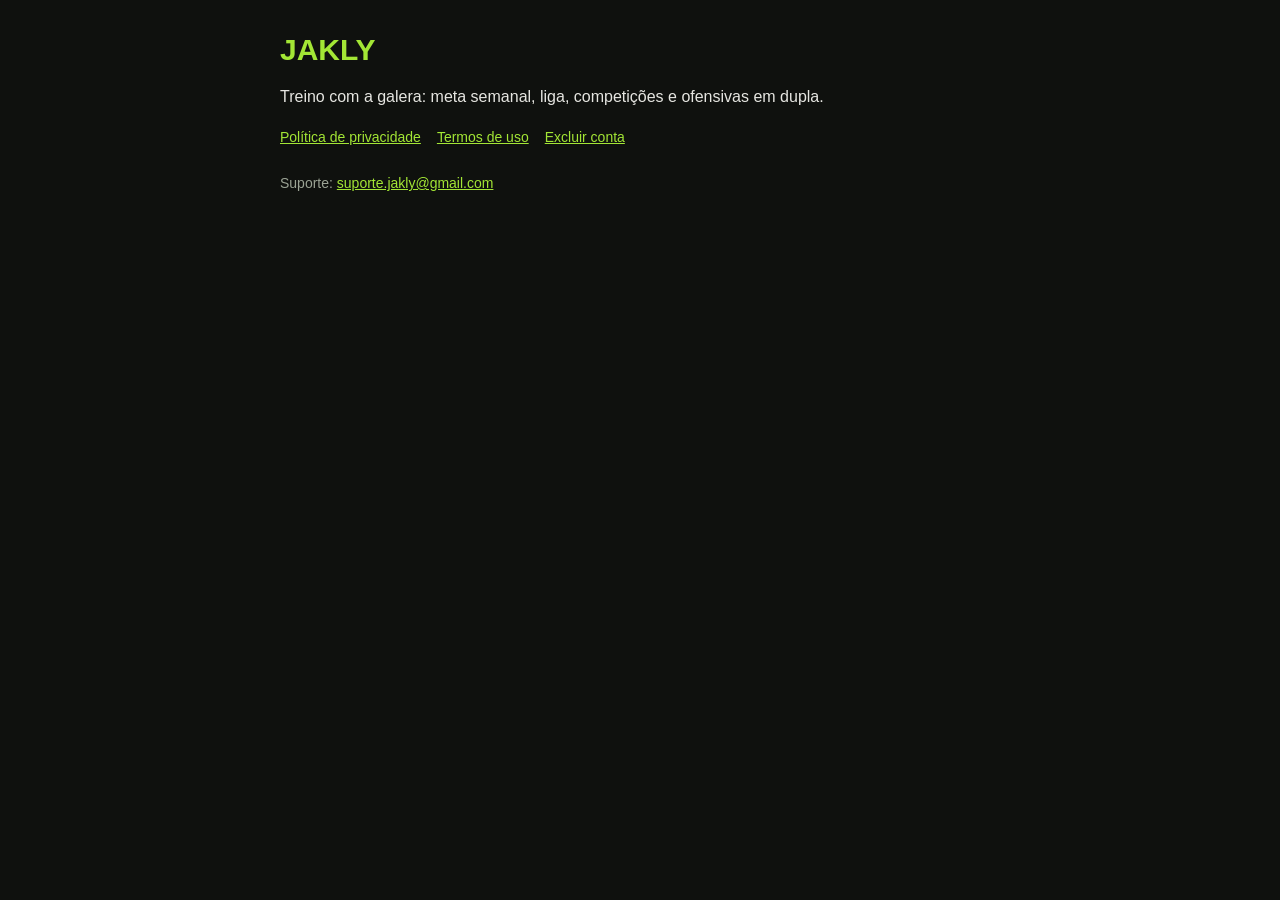
<file: index.html>
<!doctype html>
<html lang="pt-BR">
<head>
<meta charset="utf-8">
<meta name="viewport" content="width=device-width, initial-scale=1">
<title>JAKLY</title>
<link rel="stylesheet" href="estilo.css">
</head>
<body>
<main>
<h1><span>JAKLY</span></h1>
<p>Treino com a galera: meta semanal, liga, competições e ofensivas em dupla.</p>
<nav><a href="privacidade.html">Política de privacidade</a><a href="termos.html">Termos de uso</a><a href="excluir-conta.html">Excluir conta</a></nav>
<p class="muted">Suporte: <a href="mailto:suporte.jakly@gmail.com">suporte.jakly@gmail.com</a></p>
</main>
</body>
</html>
</file>
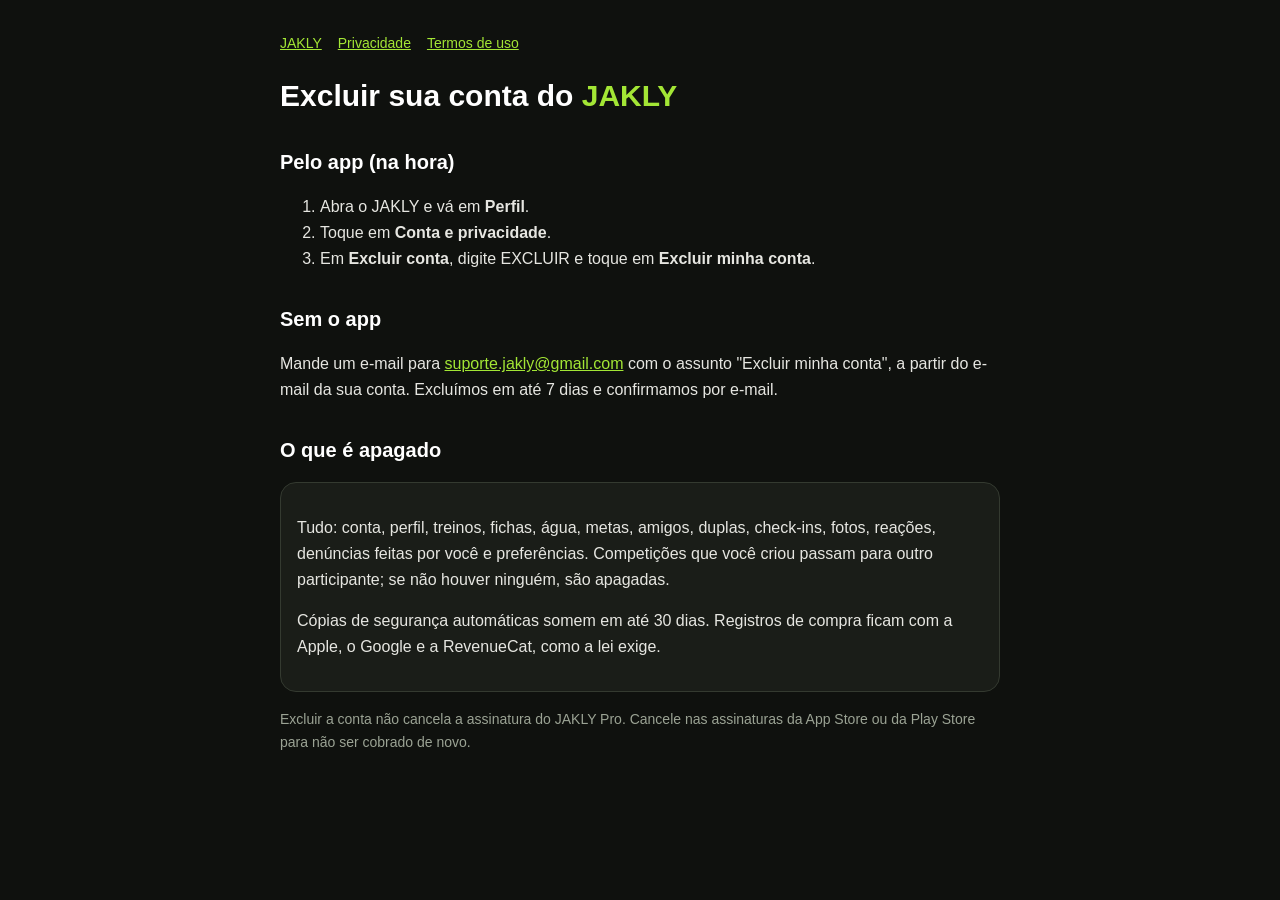
<file: excluir-conta.html>
<!doctype html>
<html lang="pt-BR">
<head>
<meta charset="utf-8">
<meta name="viewport" content="width=device-width, initial-scale=1">
<title>Excluir conta · JAKLY</title>
<link rel="stylesheet" href="estilo.css">
</head>
<body>
<main>
<nav><a href="index.html">JAKLY</a><a href="privacidade.html">Privacidade</a><a href="termos.html">Termos de uso</a></nav>
<h1>Excluir sua conta do <span>JAKLY</span></h1>

<h2>Pelo app (na hora)</h2>
<ol>
  <li>Abra o JAKLY e vá em <strong>Perfil</strong>.</li>
  <li>Toque em <strong>Conta e privacidade</strong>.</li>
  <li>Em <strong>Excluir conta</strong>, digite EXCLUIR e toque em <strong>Excluir minha conta</strong>.</li>
</ol>

<h2>Sem o app</h2>
<p>Mande um e-mail para <a href="mailto:suporte.jakly@gmail.com?subject=Excluir%20minha%20conta">suporte.jakly@gmail.com</a> com o assunto "Excluir minha conta", a partir do e-mail da sua conta. Excluímos em até 7 dias e confirmamos por e-mail.</p>

<h2>O que é apagado</h2>
<div class="box">
<p>Tudo: conta, perfil, treinos, fichas, água, metas, amigos, duplas, check-ins, fotos, reações, denúncias feitas por você e preferências. Competições que você criou passam para outro participante; se não houver ninguém, são apagadas.</p>
<p>Cópias de segurança automáticas somem em até 30 dias. Registros de compra ficam com a Apple, o Google e a RevenueCat, como a lei exige.</p>
</div>

<p class="muted">Excluir a conta não cancela a assinatura do JAKLY Pro. Cancele nas assinaturas da App Store ou da Play Store para não ser cobrado de novo.</p>
</main>
</body>
</html>
</file>
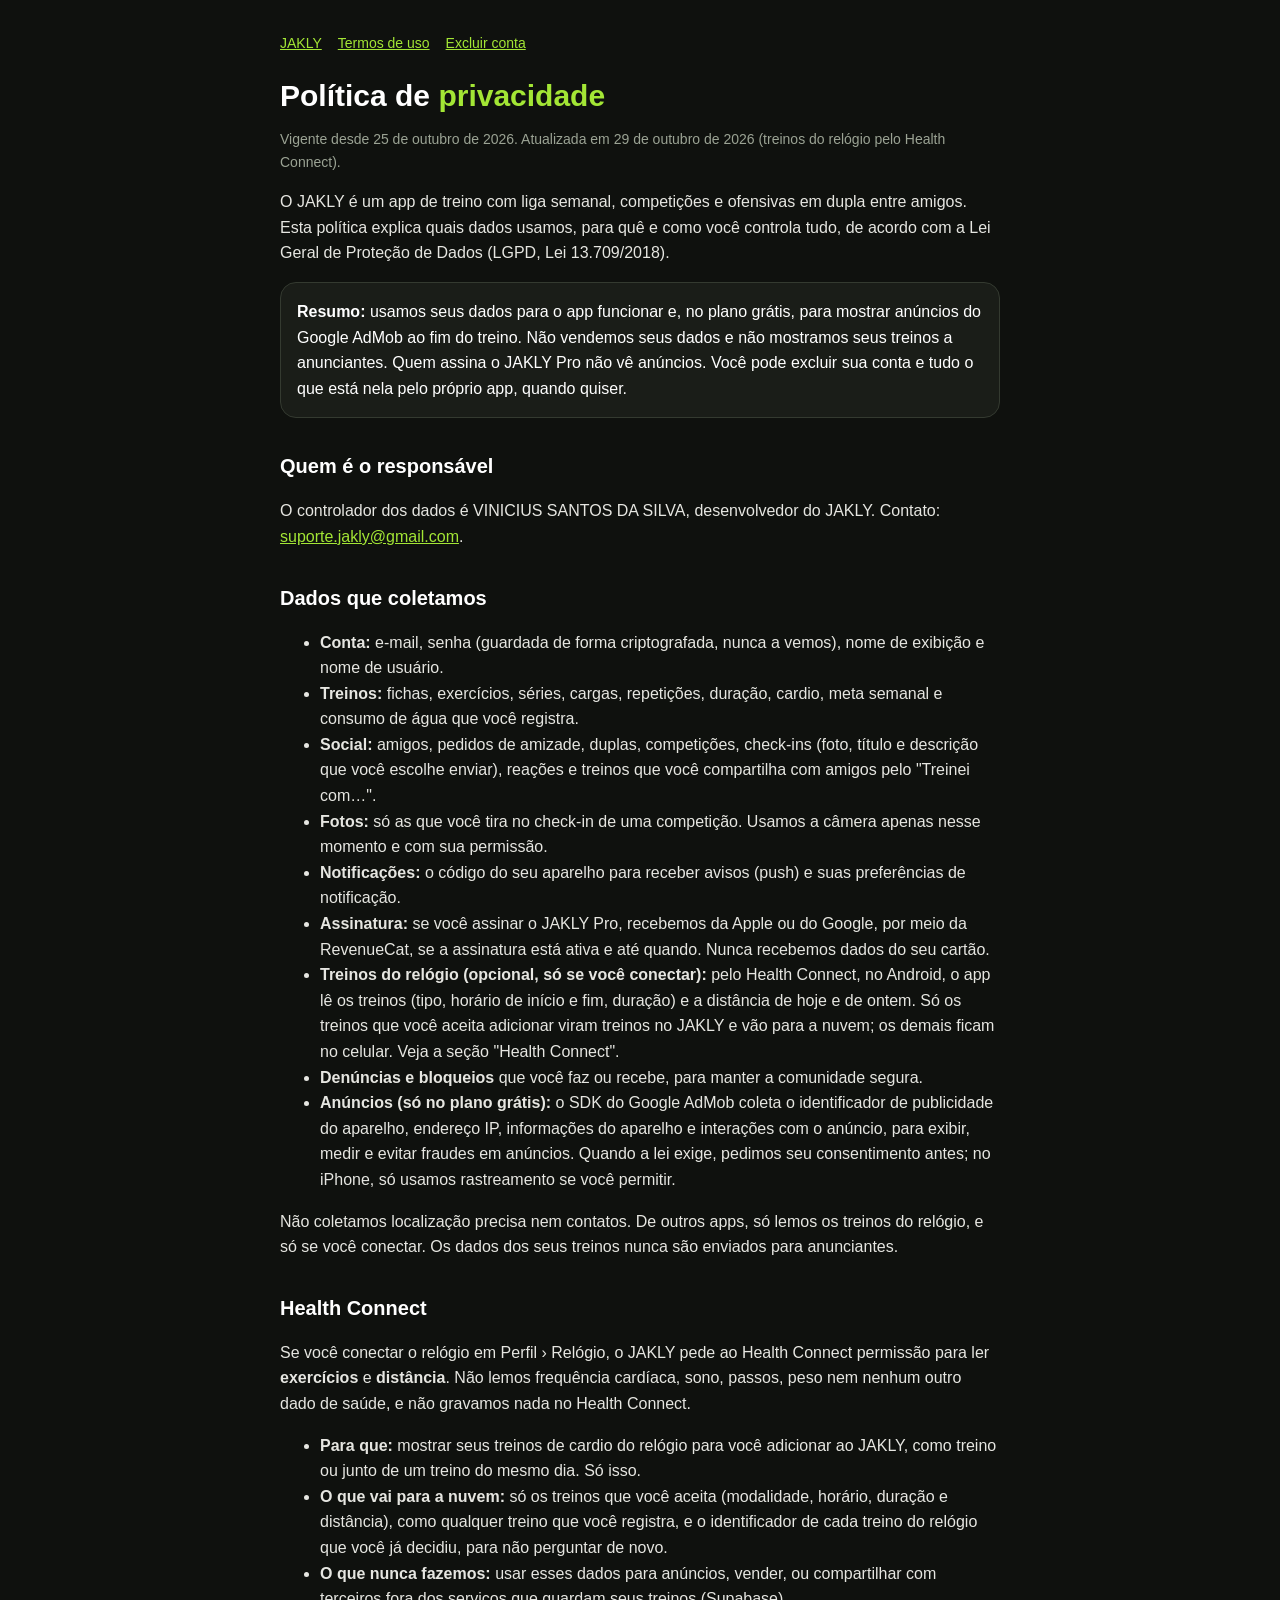
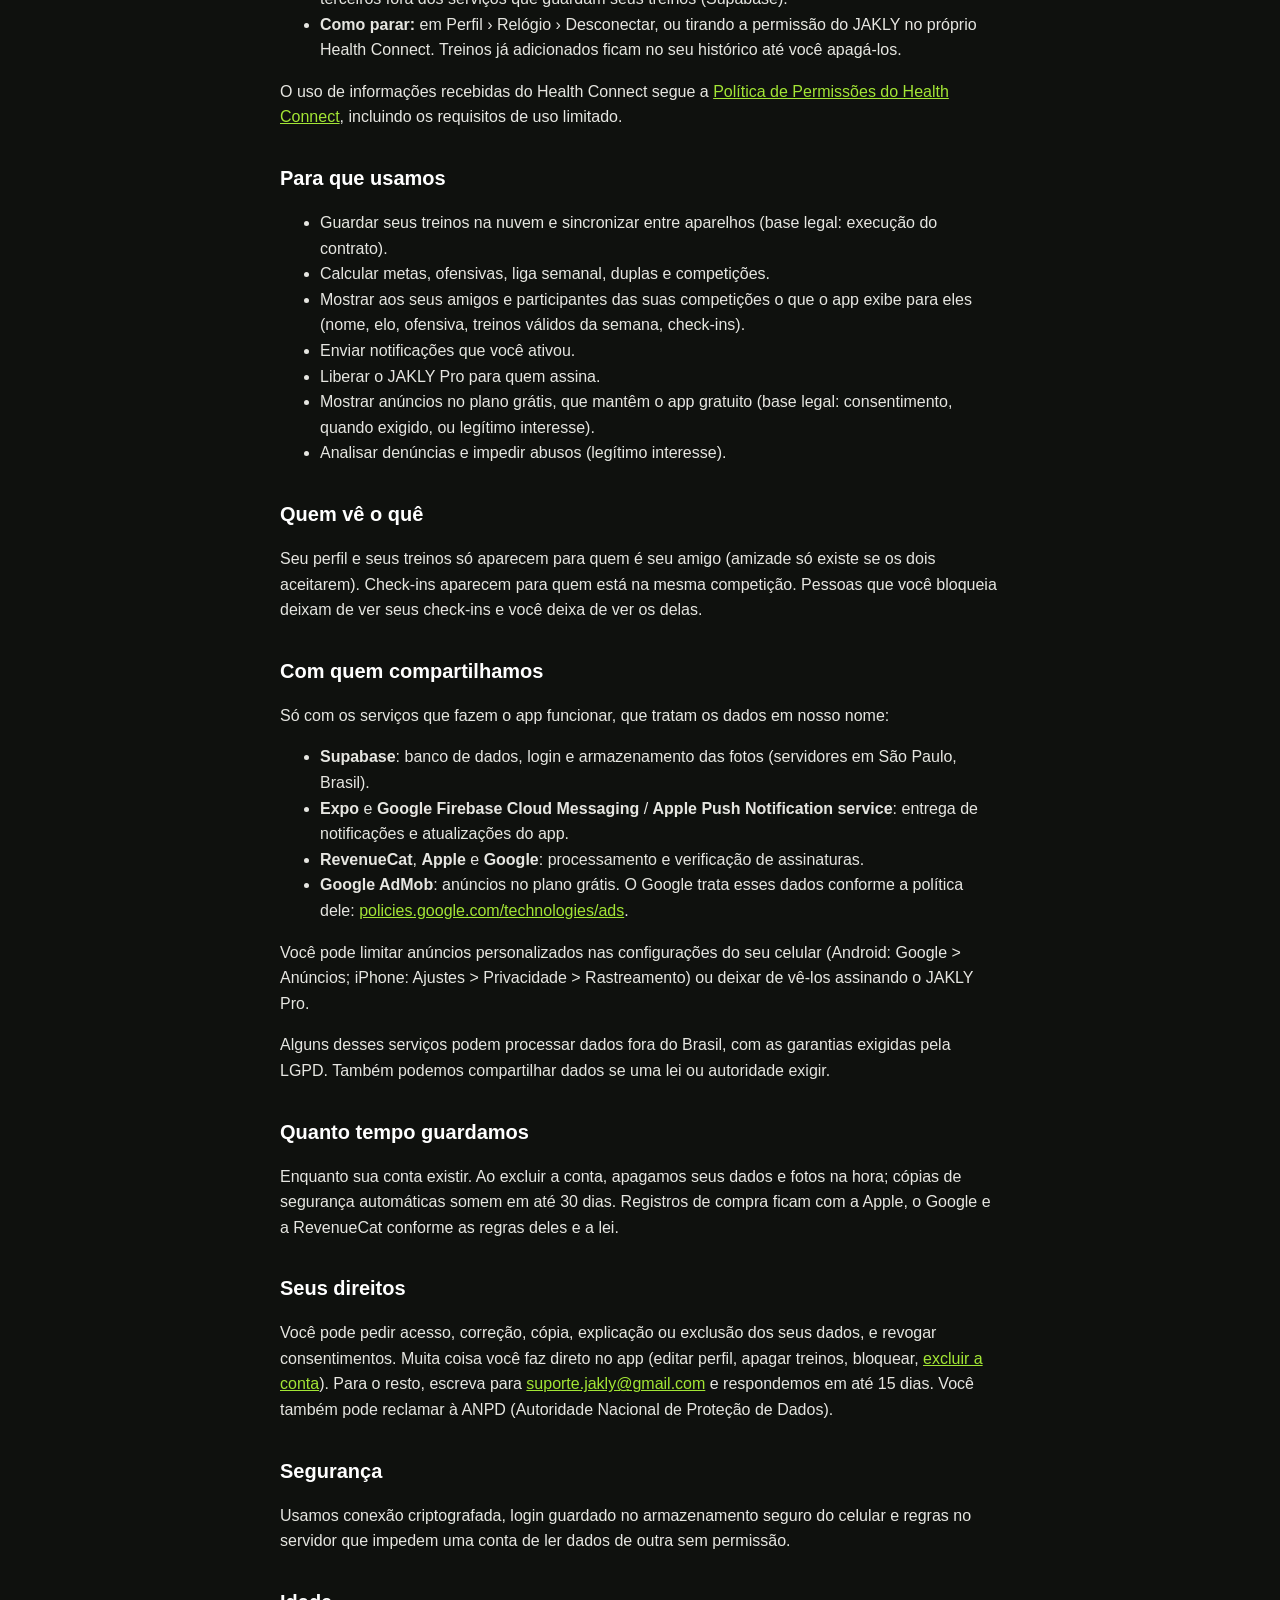
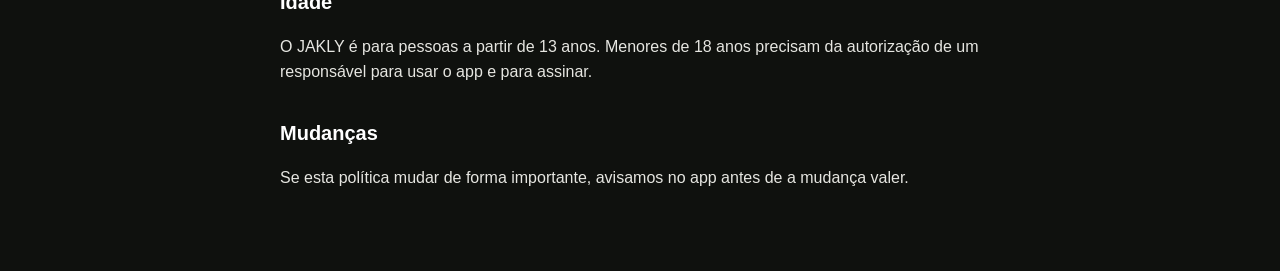
<file: privacidade.html>
<!doctype html>
<html lang="pt-BR">
<head>
<meta charset="utf-8">
<meta name="viewport" content="width=device-width, initial-scale=1">
<title>Política de privacidade · JAKLY</title>
<link rel="stylesheet" href="estilo.css">
</head>
<body>
<main>
<nav><a href="index.html">JAKLY</a><a href="termos.html">Termos de uso</a><a href="excluir-conta.html">Excluir conta</a></nav>
<h1>Política de <span>privacidade</span></h1>
<p class="muted">Vigente desde 25 de outubro de 2026. Atualizada em 29 de outubro de 2026 (treinos do relógio pelo Health Connect).</p>

<p>O JAKLY é um app de treino com liga semanal, competições e ofensivas em dupla entre amigos. Esta política explica quais dados usamos, para quê e como você controla tudo, de acordo com a Lei Geral de Proteção de Dados (LGPD, Lei 13.709/2018).</p>

<div class="box">
<strong>Resumo:</strong> usamos seus dados para o app funcionar e, no plano grátis, para mostrar anúncios do Google AdMob ao fim do treino. Não vendemos seus dados e não mostramos seus treinos a anunciantes. Quem assina o JAKLY Pro não vê anúncios. Você pode excluir sua conta e tudo o que está nela pelo próprio app, quando quiser.
</div>

<h2>Quem é o responsável</h2>
<p>O controlador dos dados é VINICIUS SANTOS DA SILVA, desenvolvedor do JAKLY. Contato: <a href="mailto:suporte.jakly@gmail.com">suporte.jakly@gmail.com</a>.</p>

<h2>Dados que coletamos</h2>
<ul>
  <li><strong>Conta:</strong> e-mail, senha (guardada de forma criptografada, nunca a vemos), nome de exibição e nome de usuário.</li>
  <li><strong>Treinos:</strong> fichas, exercícios, séries, cargas, repetições, duração, cardio, meta semanal e consumo de água que você registra.</li>
  <li><strong>Social:</strong> amigos, pedidos de amizade, duplas, competições, check-ins (foto, título e descrição que você escolhe enviar), reações e treinos que você compartilha com amigos pelo "Treinei com…".</li>
  <li><strong>Fotos:</strong> só as que você tira no check-in de uma competição. Usamos a câmera apenas nesse momento e com sua permissão.</li>
  <li><strong>Notificações:</strong> o código do seu aparelho para receber avisos (push) e suas preferências de notificação.</li>
  <li><strong>Assinatura:</strong> se você assinar o JAKLY Pro, recebemos da Apple ou do Google, por meio da RevenueCat, se a assinatura está ativa e até quando. Nunca recebemos dados do seu cartão.</li>
  <li><strong>Treinos do relógio (opcional, só se você conectar):</strong> pelo Health Connect, no Android, o app lê os treinos (tipo, horário de início e fim, duração) e a distância de hoje e de ontem. Só os treinos que você aceita adicionar viram treinos no JAKLY e vão para a nuvem; os demais ficam no celular. Veja a seção "Health Connect".</li>
  <li><strong>Denúncias e bloqueios</strong> que você faz ou recebe, para manter a comunidade segura.</li>
  <li><strong>Anúncios (só no plano grátis):</strong> o SDK do Google AdMob coleta o identificador de publicidade do aparelho, endereço IP, informações do aparelho e interações com o anúncio, para exibir, medir e evitar fraudes em anúncios. Quando a lei exige, pedimos seu consentimento antes; no iPhone, só usamos rastreamento se você permitir.</li>
</ul>
<p>Não coletamos localização precisa nem contatos. De outros apps, só lemos os treinos do relógio, e só se você conectar. Os dados dos seus treinos nunca são enviados para anunciantes.</p>

<h2>Health Connect</h2>
<p>Se você conectar o relógio em Perfil › Relógio, o JAKLY pede ao Health Connect permissão para ler <strong>exercícios</strong> e <strong>distância</strong>. Não lemos frequência cardíaca, sono, passos, peso nem nenhum outro dado de saúde, e não gravamos nada no Health Connect.</p>
<ul>
  <li><strong>Para que:</strong> mostrar seus treinos de cardio do relógio para você adicionar ao JAKLY, como treino ou junto de um treino do mesmo dia. Só isso.</li>
  <li><strong>O que vai para a nuvem:</strong> só os treinos que você aceita (modalidade, horário, duração e distância), como qualquer treino que você registra, e o identificador de cada treino do relógio que você já decidiu, para não perguntar de novo.</li>
  <li><strong>O que nunca fazemos:</strong> usar esses dados para anúncios, vender, ou compartilhar com terceiros fora dos serviços que guardam seus treinos (Supabase).</li>
  <li><strong>Como parar:</strong> em Perfil › Relógio › Desconectar, ou tirando a permissão do JAKLY no próprio Health Connect. Treinos já adicionados ficam no seu histórico até você apagá-los.</li>
</ul>
<p>O uso de informações recebidas do Health Connect segue a <a href="https://support.google.com/googleplay/android-developer/answer/12991134">Política de Permissões do Health Connect</a>, incluindo os requisitos de uso limitado.</p>

<h2>Para que usamos</h2>
<ul>
  <li>Guardar seus treinos na nuvem e sincronizar entre aparelhos (base legal: execução do contrato).</li>
  <li>Calcular metas, ofensivas, liga semanal, duplas e competições.</li>
  <li>Mostrar aos seus amigos e participantes das suas competições o que o app exibe para eles (nome, elo, ofensiva, treinos válidos da semana, check-ins).</li>
  <li>Enviar notificações que você ativou.</li>
  <li>Liberar o JAKLY Pro para quem assina.</li>
  <li>Mostrar anúncios no plano grátis, que mantêm o app gratuito (base legal: consentimento, quando exigido, ou legítimo interesse).</li>
  <li>Analisar denúncias e impedir abusos (legítimo interesse).</li>
</ul>

<h2>Quem vê o quê</h2>
<p>Seu perfil e seus treinos só aparecem para quem é seu amigo (amizade só existe se os dois aceitarem). Check-ins aparecem para quem está na mesma competição. Pessoas que você bloqueia deixam de ver seus check-ins e você deixa de ver os delas.</p>

<h2>Com quem compartilhamos</h2>
<p>Só com os serviços que fazem o app funcionar, que tratam os dados em nosso nome:</p>
<ul>
  <li><strong>Supabase</strong>: banco de dados, login e armazenamento das fotos (servidores em São Paulo, Brasil).</li>
  <li><strong>Expo</strong> e <strong>Google Firebase Cloud Messaging</strong> / <strong>Apple Push Notification service</strong>: entrega de notificações e atualizações do app.</li>
  <li><strong>RevenueCat</strong>, <strong>Apple</strong> e <strong>Google</strong>: processamento e verificação de assinaturas.</li>
  <li><strong>Google AdMob</strong>: anúncios no plano grátis. O Google trata esses dados conforme a política dele: <a href="https://policies.google.com/technologies/ads">policies.google.com/technologies/ads</a>.</li>
</ul>
<p>Você pode limitar anúncios personalizados nas configurações do seu celular (Android: Google &gt; Anúncios; iPhone: Ajustes &gt; Privacidade &gt; Rastreamento) ou deixar de vê-los assinando o JAKLY Pro.</p>
<p>Alguns desses serviços podem processar dados fora do Brasil, com as garantias exigidas pela LGPD. Também podemos compartilhar dados se uma lei ou autoridade exigir.</p>

<h2>Quanto tempo guardamos</h2>
<p>Enquanto sua conta existir. Ao excluir a conta, apagamos seus dados e fotos na hora; cópias de segurança automáticas somem em até 30 dias. Registros de compra ficam com a Apple, o Google e a RevenueCat conforme as regras deles e a lei.</p>

<h2>Seus direitos</h2>
<p>Você pode pedir acesso, correção, cópia, explicação ou exclusão dos seus dados, e revogar consentimentos. Muita coisa você faz direto no app (editar perfil, apagar treinos, bloquear, <a href="excluir-conta.html">excluir a conta</a>). Para o resto, escreva para <a href="mailto:suporte.jakly@gmail.com">suporte.jakly@gmail.com</a> e respondemos em até 15 dias. Você também pode reclamar à ANPD (Autoridade Nacional de Proteção de Dados).</p>

<h2>Segurança</h2>
<p>Usamos conexão criptografada, login guardado no armazenamento seguro do celular e regras no servidor que impedem uma conta de ler dados de outra sem permissão.</p>

<h2>Idade</h2>
<p>O JAKLY é para pessoas a partir de 13 anos. Menores de 18 anos precisam da autorização de um responsável para usar o app e para assinar.</p>

<h2>Mudanças</h2>
<p>Se esta política mudar de forma importante, avisamos no app antes de a mudança valer.</p>
</main>
</body>
</html>
</file>
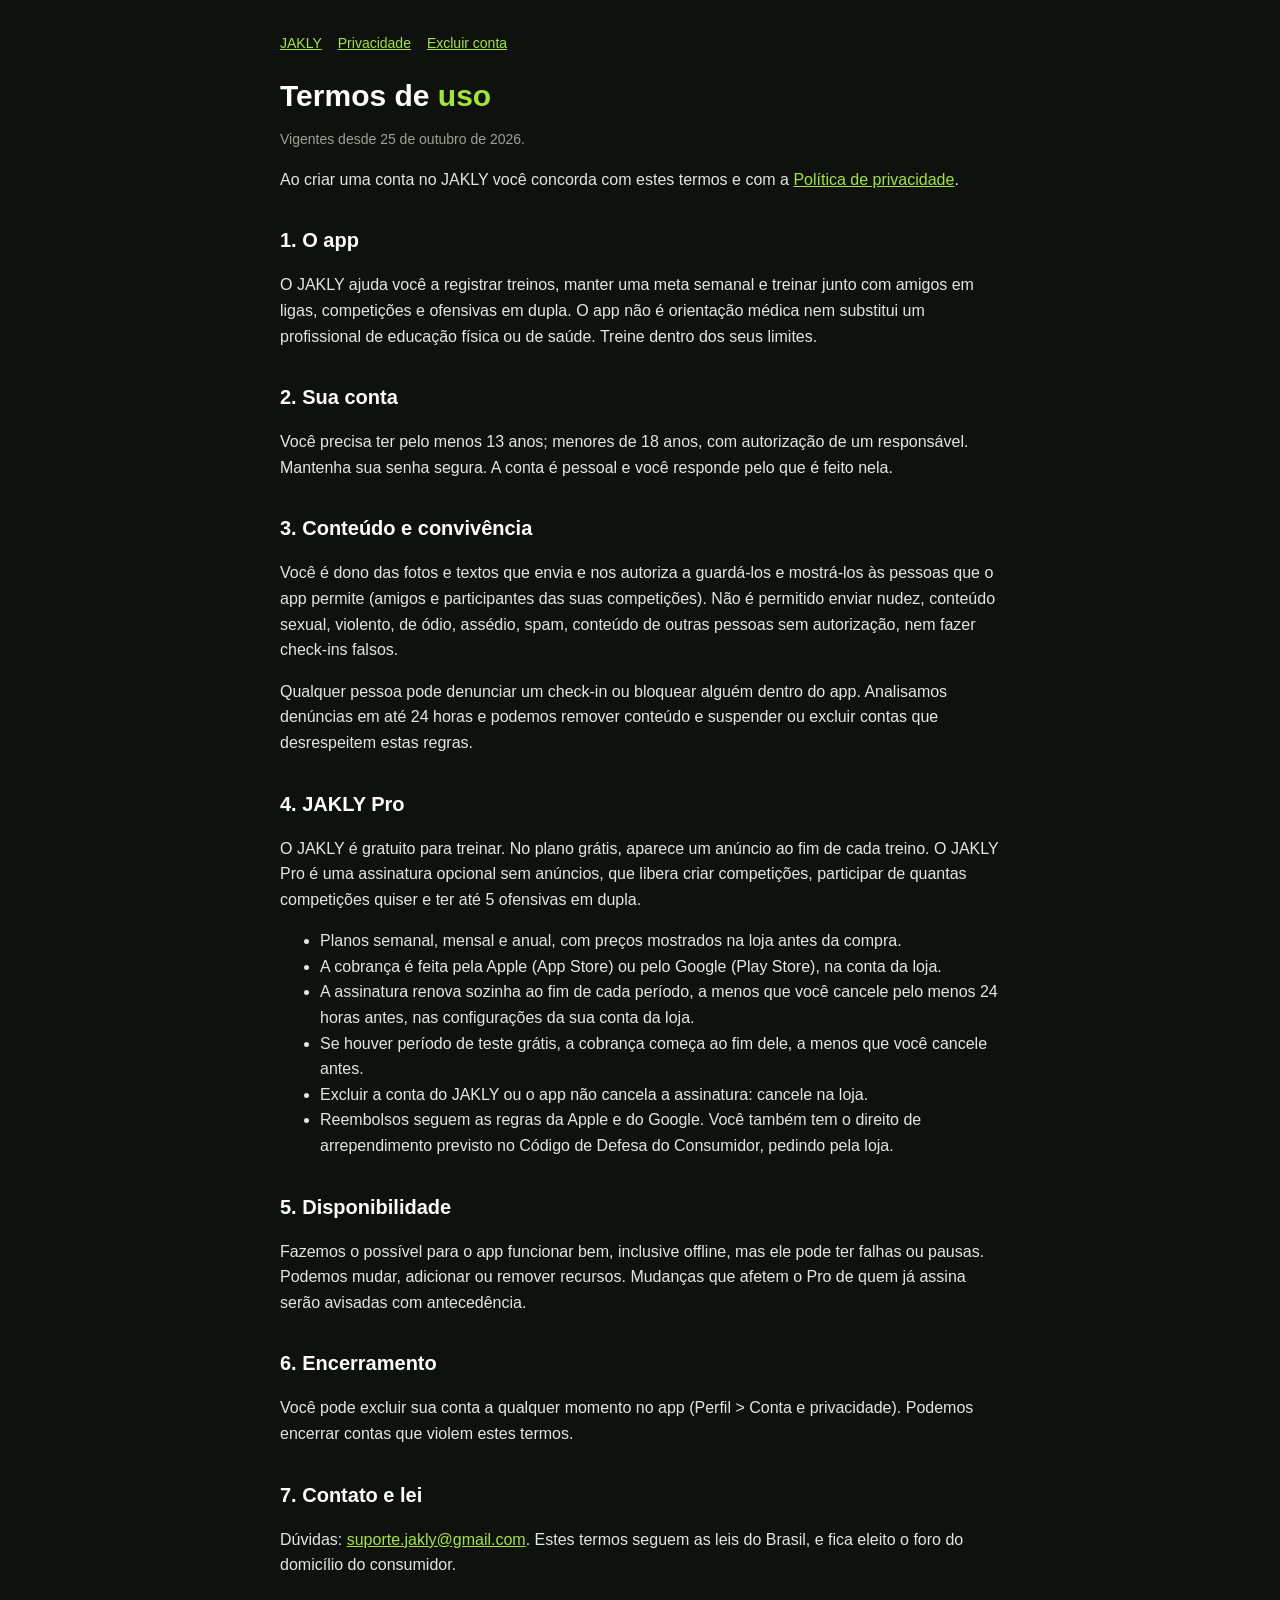
<file: termos.html>
<!doctype html>
<html lang="pt-BR">
<head>
<meta charset="utf-8">
<meta name="viewport" content="width=device-width, initial-scale=1">
<title>Termos de uso · JAKLY</title>
<link rel="stylesheet" href="estilo.css">
</head>
<body>
<main>
<nav><a href="index.html">JAKLY</a><a href="privacidade.html">Privacidade</a><a href="excluir-conta.html">Excluir conta</a></nav>
<h1>Termos de <span>uso</span></h1>
<p class="muted">Vigentes desde 25 de outubro de 2026.</p>

<p>Ao criar uma conta no JAKLY você concorda com estes termos e com a <a href="privacidade.html">Política de privacidade</a>.</p>

<h2>1. O app</h2>
<p>O JAKLY ajuda você a registrar treinos, manter uma meta semanal e treinar junto com amigos em ligas, competições e ofensivas em dupla. O app não é orientação médica nem substitui um profissional de educação física ou de saúde. Treine dentro dos seus limites.</p>

<h2>2. Sua conta</h2>
<p>Você precisa ter pelo menos 13 anos; menores de 18 anos, com autorização de um responsável. Mantenha sua senha segura. A conta é pessoal e você responde pelo que é feito nela.</p>

<h2>3. Conteúdo e convivência</h2>
<p>Você é dono das fotos e textos que envia e nos autoriza a guardá-los e mostrá-los às pessoas que o app permite (amigos e participantes das suas competições). Não é permitido enviar nudez, conteúdo sexual, violento, de ódio, assédio, spam, conteúdo de outras pessoas sem autorização, nem fazer check-ins falsos.</p>
<p>Qualquer pessoa pode denunciar um check-in ou bloquear alguém dentro do app. Analisamos denúncias em até 24 horas e podemos remover conteúdo e suspender ou excluir contas que desrespeitem estas regras.</p>

<h2>4. JAKLY Pro</h2>
<p>O JAKLY é gratuito para treinar. No plano grátis, aparece um anúncio ao fim de cada treino. O JAKLY Pro é uma assinatura opcional sem anúncios, que libera criar competições, participar de quantas competições quiser e ter até 5 ofensivas em dupla.</p>
<ul>
  <li>Planos semanal, mensal e anual, com preços mostrados na loja antes da compra.</li>
  <li>A cobrança é feita pela Apple (App Store) ou pelo Google (Play Store), na conta da loja.</li>
  <li>A assinatura renova sozinha ao fim de cada período, a menos que você cancele pelo menos 24 horas antes, nas configurações da sua conta da loja.</li>
  <li>Se houver período de teste grátis, a cobrança começa ao fim dele, a menos que você cancele antes.</li>
  <li>Excluir a conta do JAKLY ou o app não cancela a assinatura: cancele na loja.</li>
  <li>Reembolsos seguem as regras da Apple e do Google. Você também tem o direito de arrependimento previsto no Código de Defesa do Consumidor, pedindo pela loja.</li>
</ul>

<h2>5. Disponibilidade</h2>
<p>Fazemos o possível para o app funcionar bem, inclusive offline, mas ele pode ter falhas ou pausas. Podemos mudar, adicionar ou remover recursos. Mudanças que afetem o Pro de quem já assina serão avisadas com antecedência.</p>

<h2>6. Encerramento</h2>
<p>Você pode excluir sua conta a qualquer momento no app (Perfil &gt; Conta e privacidade). Podemos encerrar contas que violem estes termos.</p>

<h2>7. Contato e lei</h2>
<p>Dúvidas: <a href="mailto:suporte.jakly@gmail.com">suporte.jakly@gmail.com</a>. Estes termos seguem as leis do Brasil, e fica eleito o foro do domicílio do consumidor.</p>
</main>
</body>
</html>
</file>
<file: estilo.css>
:root { color-scheme: dark; }
body { margin: 0; background: #0F110E; color: #fff; font: 16px/1.6 -apple-system, "Segoe UI", Roboto, Inter, sans-serif; }
main { max-width: 720px; margin: 0 auto; padding: 32px 16px 64px; }
h1 { font-size: 30px; line-height: 1.2; margin: 0 0 4px; }
h1 span { color: #A3E635; }
h2 { font-size: 20px; margin: 32px 0 8px; }
p, li { color: #E6E6E1; }
.muted { color: #9BA394; font-size: 14px; }
a { color: #A3E635; }
.box { background: #1A1D18; border: 1px solid #343A30; border-radius: 16px; padding: 16px; margin: 16px 0; }
nav { display: flex; gap: 16px; flex-wrap: wrap; margin-bottom: 24px; font-size: 14px; }
</file>
